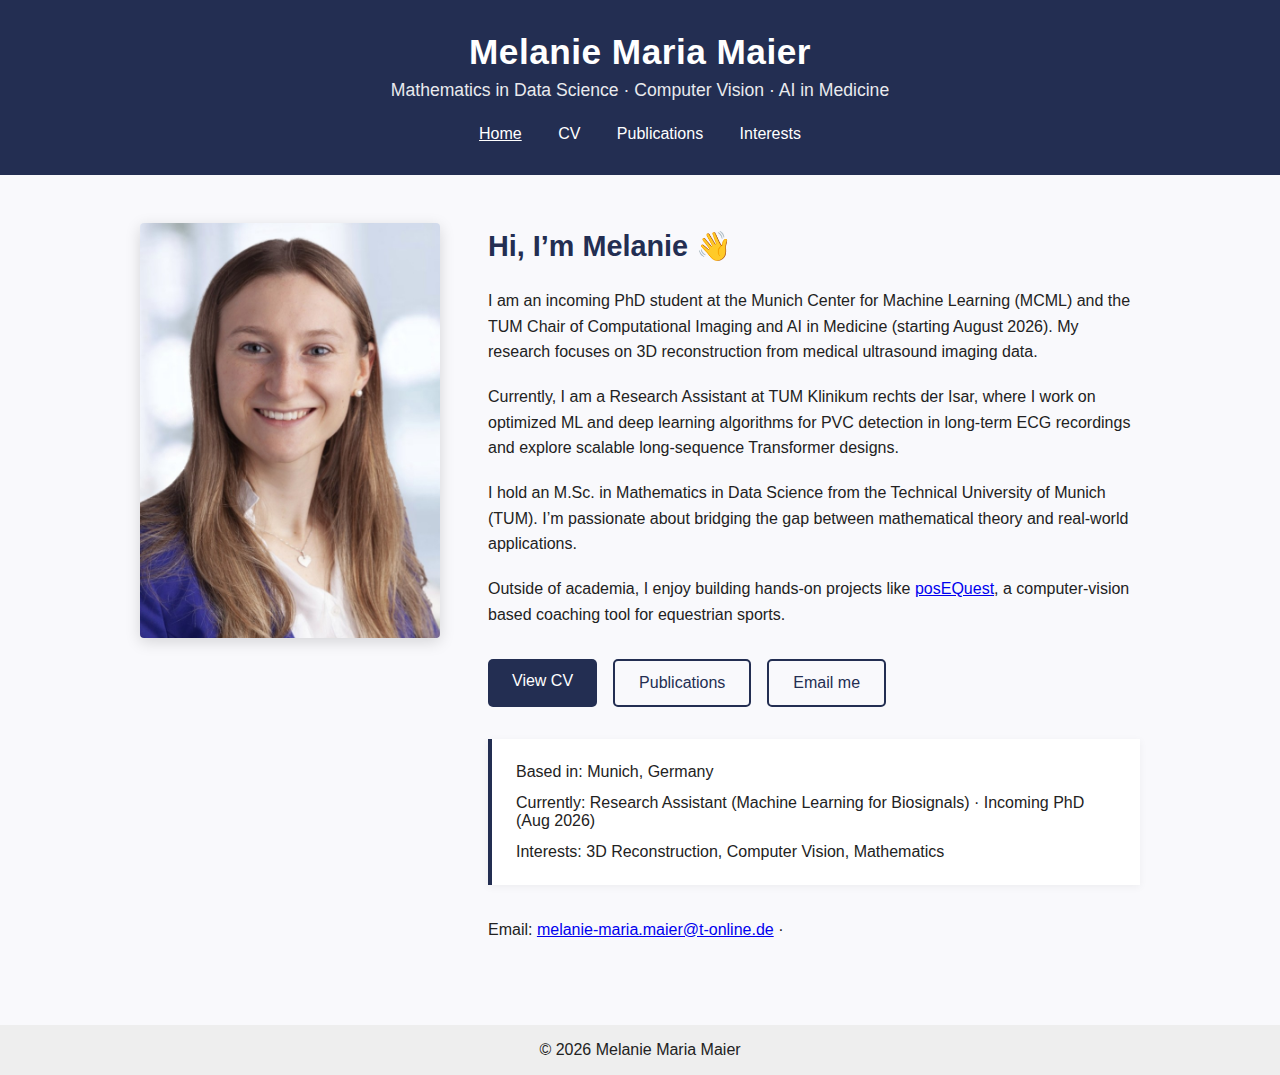
<file: index.html>
<!DOCTYPE html>
<html lang="en">
<head>
  <meta charset="UTF-8" />
  <meta name="viewport" content="width=device-width, initial-scale=1.0"/>
  <title>Melanie Maria Maier</title>
  <meta name="description" content="Melanie Maria Maier — Incoming PhD Student at MCML & TUM. Research in medical AI, 3D ultrasound reconstruction, and biosignal processing." />
  <link rel="stylesheet" href="style.css"/>
</head>

<body>
  <header>
    <div class="header-inner">
      <h1>Melanie Maria Maier</h1>
      <p class="tagline">Mathematics in Data Science · Computer Vision · AI in Medicine</p>

      <nav aria-label="Primary">
        <a href="index.html" class="active">Home</a>
        <a href="cv.html">CV</a>
        <a href="publications.html">Publications</a>
        <a href="interests.html">Interests</a>
      </nav>
    </div>
  </header>

  <main class="home">
    <section class="intro">
      <img src="assets/melanie_photo.jpg" alt="Portrait of Melanie Maria Maier" class="profile-photo">

      <div class="intro-text">
        <p class="hello">Hi, I’m Melanie 👋</p>

        <p>
          I am an incoming PhD student at the Munich Center for Machine Learning (MCML) and the 
          TUM Chair of Computational Imaging and AI in Medicine (starting August 2026). My research focuses on 
          3D reconstruction from medical ultrasound imaging data.
        </p>

        <p>
          Currently, I am a Research Assistant at TUM Klinikum rechts der Isar, where I work on 
          optimized ML and deep learning algorithms for PVC detection in long-term ECG recordings and 
          explore scalable long-sequence Transformer designs.
        </p>

        <p>
          I hold an M.Sc. in Mathematics in Data Science from the Technical University of Munich (TUM). 
          I’m passionate about bridging the gap between mathematical theory and real-world applications.
        </p>

        <p>
          Outside of academia, I enjoy building hands-on projects like 
          <a href="https://www.posequest.com" target="_blank" rel="noopener noreferrer">posEQuest</a>, 
          a computer-vision based coaching tool for equestrian sports.
        </p>

        <div class="cta-row">
          <a class="button" href="cv.html">View CV</a>
          <a class="button button-secondary" href="publications.html">Publications</a>
          <a class="button button-secondary" href="mailto:melanie-maria.maier@t-online.de">Email me</a>
        </div>

        <ul class="quick-facts" aria-label="Quick facts">
          <li>Based in: Munich, Germany</li>
          <li>Currently: Research Assistant (Machine Learning for Biosignals) · Incoming PhD (Aug 2026)</li>
          <li>Interests: 3D Reconstruction, Computer Vision, Mathematics</li>
        </ul>

        <p class="contact">
          Email: <a href="mailto:melanie-maria.maier@t-online.de">melanie-maria.maier@t-online.de</a>
          <span class="dot">·</span>
        </p>
      </div>
    </section>
  </main>

  <footer>
    <span>&copy; <span id="year"></span> Melanie Maria Maier</span>
  </footer>

  <script>
    document.getElementById("year").textContent = new Date().getFullYear();
  </script>
</body>
</html>
</file>
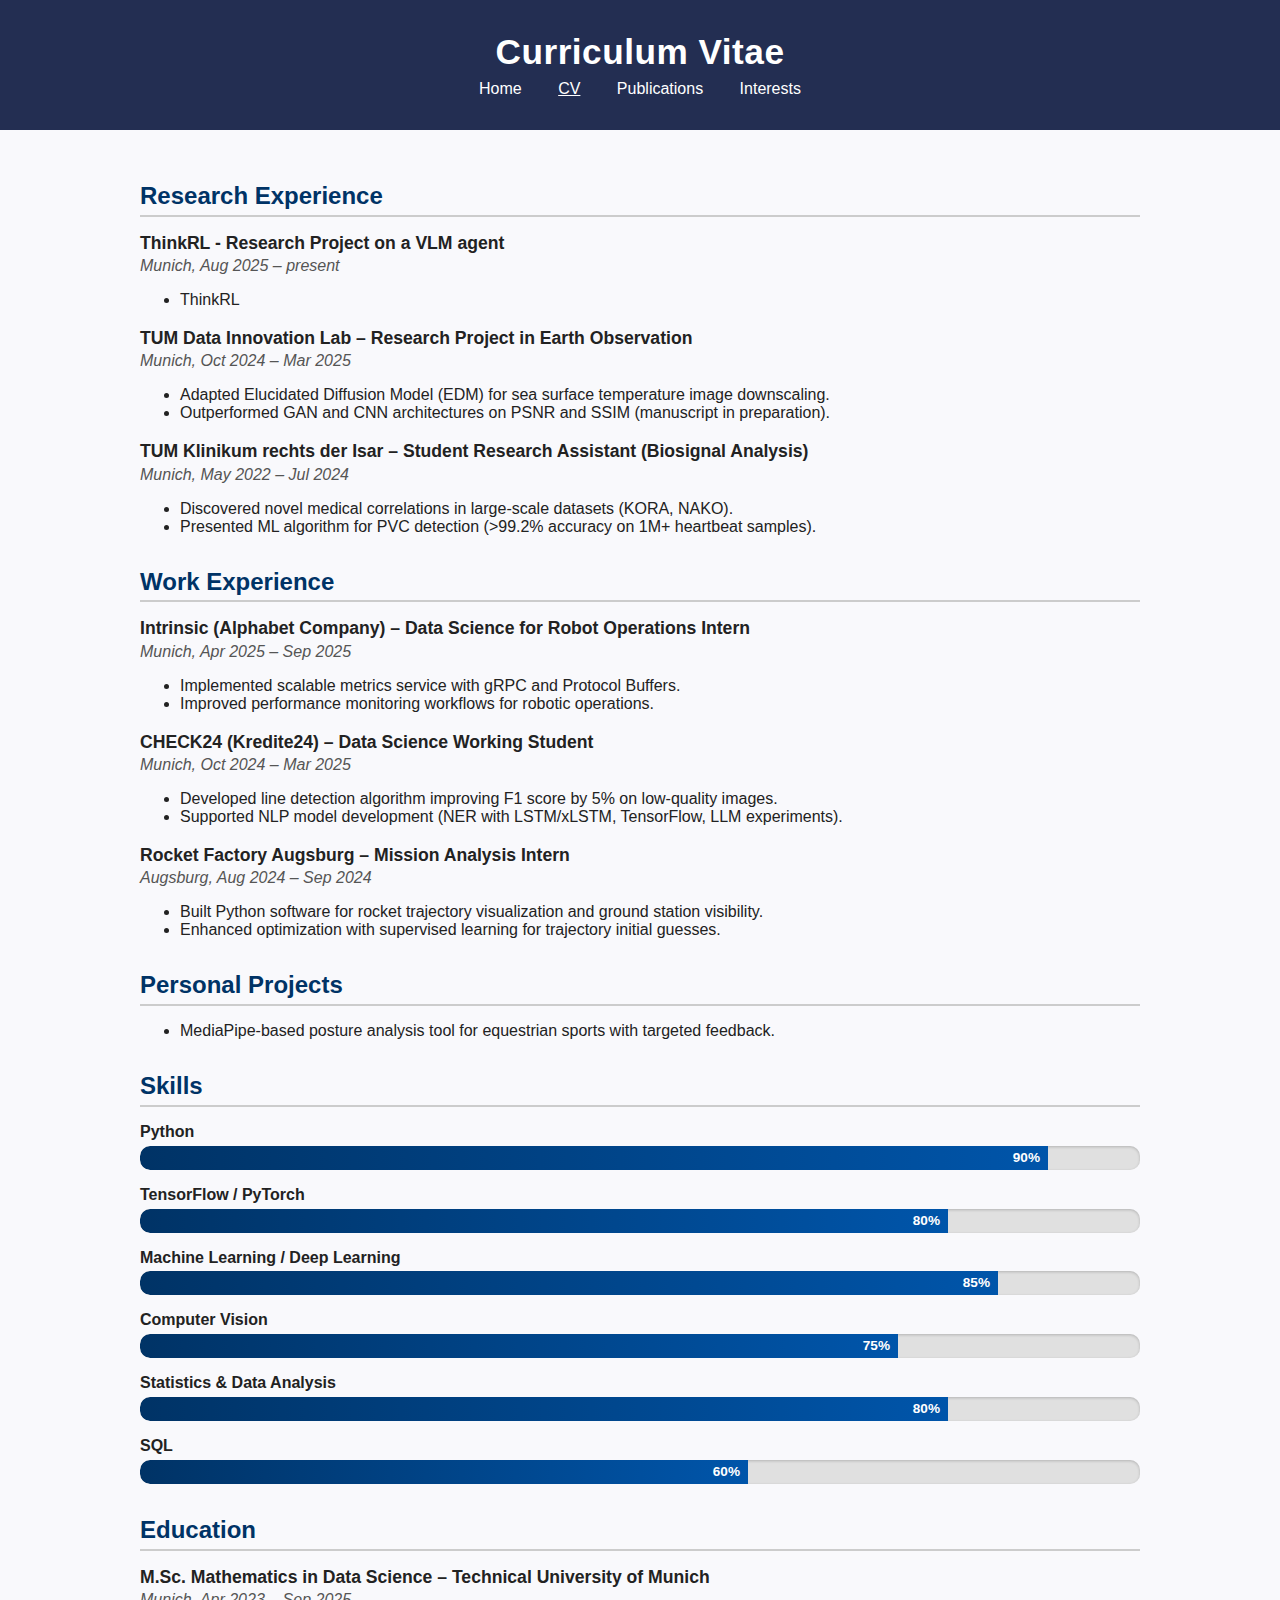
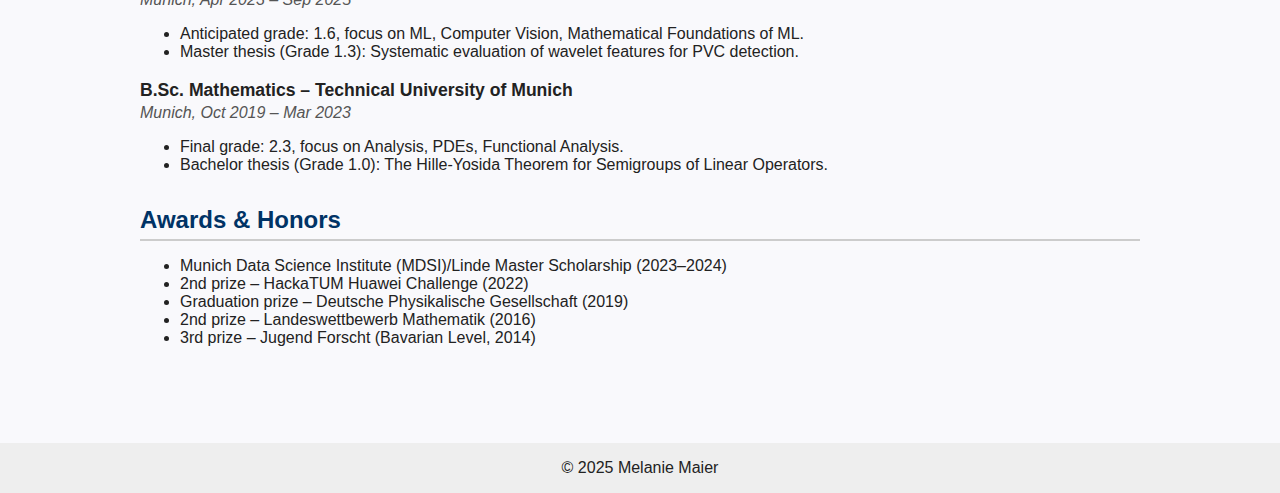
<file: cv.html>
<!DOCTYPE html>
<html lang="en">
<head>
  <meta charset="UTF-8" />
  <title>CV - Melanie Maier</title>
  <link rel="stylesheet" href="style.css" />
</head>
<body>
  <header>
    <h1>Curriculum Vitae</h1>
    <nav>
      <a href="index.html">Home</a>
      <a href="cv.html" class="active">CV</a>
      <a href="publications.html">Publications</a>
      <a href="interests.html">Interests</a>
    </nav>
  </header>

  <main class="cv">

    <!-- Research Experience -->
    <section>
      <h2>Research Experience</h2>
      <div class="entry">
        <h3>ThinkRL - Research Project on a VLM agent</h3>
        <p><em>Munich, Aug 2025 – present</em></p>
        <ul>
          <li>ThinkRL</li>
        </ul>
      </div>
      <div class="entry">
        <h3>TUM Data Innovation Lab – Research Project in Earth Observation</h3>
        <p><em>Munich, Oct 2024 – Mar 2025</em></p>
        <ul>
          <li>Adapted Elucidated Diffusion Model (EDM) for sea surface temperature image downscaling.</li>
          <li>Outperformed GAN and CNN architectures on PSNR and SSIM (manuscript in preparation).</li>
        </ul>
      </div>
      <div class="entry">
        <h3>TUM Klinikum rechts der Isar – Student Research Assistant (Biosignal Analysis)</h3>
        <p><em>Munich, May 2022 – Jul 2024</em></p>
        <ul>
          <li>Discovered novel medical correlations in large-scale datasets (KORA, NAKO).</li>
          <li>Presented ML algorithm for PVC detection (>99.2% accuracy on 1M+ heartbeat samples).</li>
        </ul>
      </div>
    </section>

    <!-- Work Experience -->
    <section>
      <h2>Work Experience</h2>
      <div class="entry">
        <h3>Intrinsic (Alphabet Company) – Data Science for Robot Operations Intern</h3>
        <p><em>Munich, Apr 2025 – Sep 2025</em></p>
        <ul>
          <li>Implemented scalable metrics service with gRPC and Protocol Buffers.</li>
          <li>Improved performance monitoring workflows for robotic operations.</li>
        </ul>
      </div>
      <div class="entry">
        <h3>CHECK24 (Kredite24) – Data Science Working Student</h3>
        <p><em>Munich, Oct 2024 – Mar 2025</em></p>
        <ul>
          <li>Developed line detection algorithm improving F1 score by 5% on low-quality images.</li>
          <li>Supported NLP model development (NER with LSTM/xLSTM, TensorFlow, LLM experiments).</li>
        </ul>
      </div>
      <div class="entry">
        <h3>Rocket Factory Augsburg – Mission Analysis Intern</h3>
        <p><em>Augsburg, Aug 2024 – Sep 2024</em></p>
        <ul>
          <li>Built Python software for rocket trajectory visualization and ground station visibility.</li>
          <li>Enhanced optimization with supervised learning for trajectory initial guesses.</li>
        </ul>
      </div>
    </section>

    <!-- Personal Projects -->
    <section>
      <h2>Personal Projects</h2>
      <ul>
        <li>MediaPipe-based posture analysis tool for equestrian sports with targeted feedback.</li>
      </ul>
    </section>

        <!-- Skills -->
    <section>
      <h2>Skills</h2>
      <div class="skill">
        <span>Python</span>
        <div class="bar">
          <div class="level" style="width: 90%;">90%</div>
        </div>
      </div>
      <div class="skill">
        <span>TensorFlow / PyTorch</span>
        <div class="bar">
          <div class="level" style="width: 80%;">80%</div>
        </div>
      </div>
      <div class="skill">
        <span>Machine Learning / Deep Learning</span>
        <div class="bar">
          <div class="level" style="width: 85%;">85%</div>
        </div>
      </div>
      <div class="skill">
        <span>Computer Vision</span>
        <div class="bar">
          <div class="level" style="width: 75%;">75%</div>
        </div>
      </div>
      <div class="skill">
        <span>Statistics & Data Analysis</span>
        <div class="bar">
          <div class="level" style="width: 80%;">80%</div>
        </div>
      </div>
      <div class="skill">
        <span>SQL</span>
        <div class="bar">
          <div class="level" style="width: 60%;">60%</div>
        </div>
      </div>
    </section>


    <!-- Education -->
    <section>
      <h2>Education</h2>
      <div class="entry">
        <h3>M.Sc. Mathematics in Data Science – Technical University of Munich</h3>
        <p><em>Munich, Apr 2023 – Sep 2025</em></p>
        <ul>
          <li>Anticipated grade: 1.6, focus on ML, Computer Vision, Mathematical Foundations of ML.</li>
          <li>Master thesis (Grade 1.3): Systematic evaluation of wavelet features for PVC detection.</li>
        </ul>
      </div>
      <div class="entry">
        <h3>B.Sc. Mathematics – Technical University of Munich</h3>
        <p><em>Munich, Oct 2019 – Mar 2023</em></p>
        <ul>
          <li>Final grade: 2.3, focus on Analysis, PDEs, Functional Analysis.</li>
          <li>Bachelor thesis (Grade 1.0): The Hille-Yosida Theorem for Semigroups of Linear Operators.</li>
        </ul>
      </div>
    </section>

    <!-- Awards -->
    <section>
      <h2>Awards & Honors</h2>
      <ul>
        <li>Munich Data Science Institute (MDSI)/Linde Master Scholarship (2023–2024)</li>
        <li>2nd prize – HackaTUM Huawei Challenge (2022)</li>
        <li>Graduation prize – Deutsche Physikalische Gesellschaft (2019)</li>
        <li>2nd prize – Landeswettbewerb Mathematik (2016)</li>
        <li>3rd prize – Jugend Forscht (Bavarian Level, 2014)</li>
      </ul>
    </section>

  </main>

  <footer>
    &copy; 2025 Melanie Maier
  </footer>
</body>
</html>
</file>
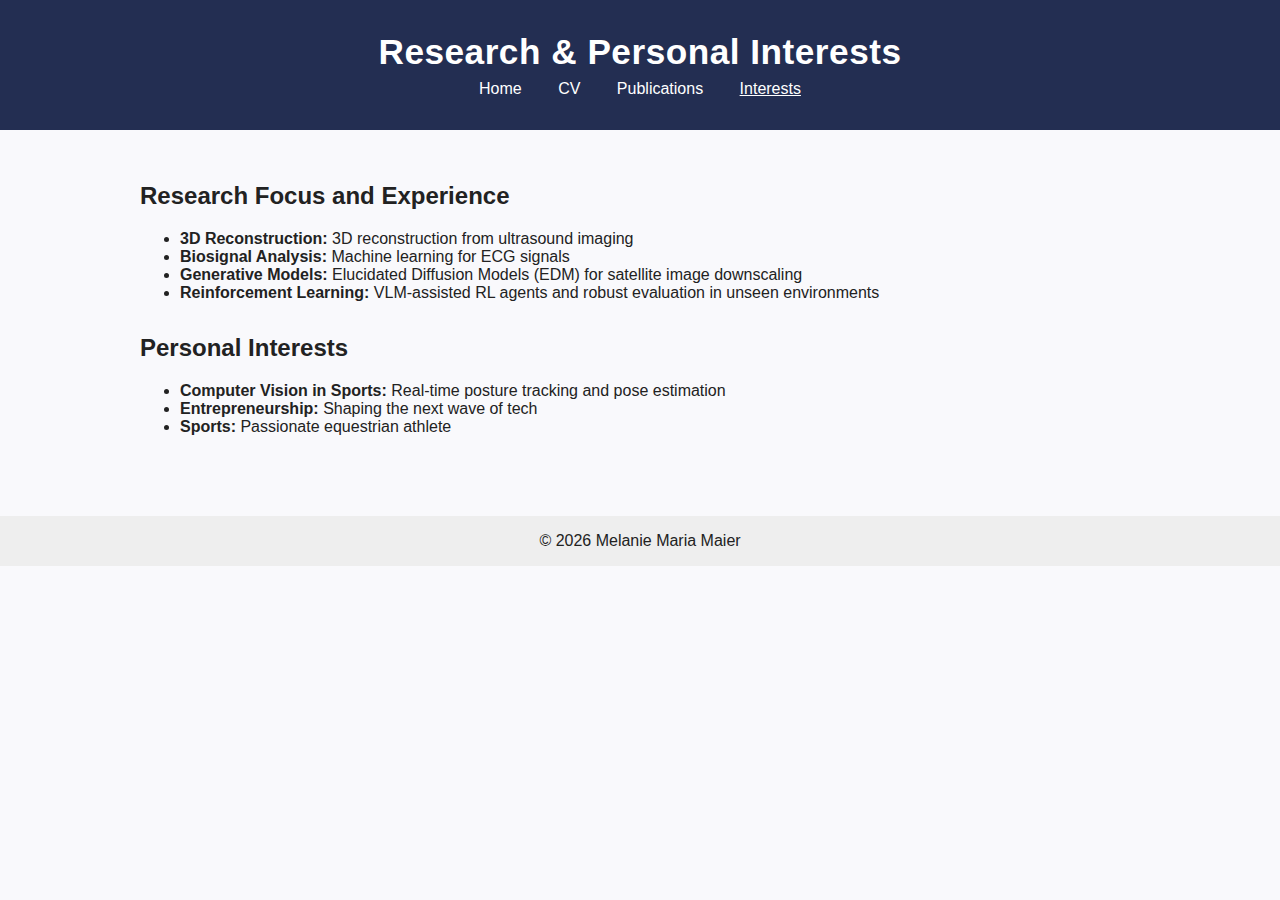
<file: interests.html>
<!DOCTYPE html>
<html lang="en">
<head>
  <meta charset="UTF-8" />
  <meta name="viewport" content="width=device-width, initial-scale=1.0"/>
  <title>Interests - Melanie Maria Maier</title>
  <link rel="stylesheet" href="style.css" />
</head>
<body>
  <header>
    <div class="header-inner">
      <h1>Research & Personal Interests</h1>
      <nav>
        <a href="index.html">Home</a>
        <a href="cv.html">CV</a>
        <a href="publications.html">Publications</a>
        <a href="interests.html" class="active">Interests</a>
      </nav>
    </div>
  </header>

  <main>
    <section>
      <h2>Research Focus and Experience</h2>
      <ul>
        <li><strong>3D Reconstruction:</strong> 3D reconstruction from ultrasound imaging </li>
        <li><strong>Biosignal Analysis:</strong> Machine learning for ECG signals</li>
        <li><strong>Generative Models:</strong> Elucidated Diffusion Models (EDM) for satellite image downscaling </li>
        <li><strong>Reinforcement Learning:</strong> VLM-assisted RL agents and robust evaluation in unseen environments </li>
      </ul>
    </section>

    <section style="margin-top: 2rem;">
      <h2>Personal Interests</h2>
      <ul>
        <li><strong>Computer Vision in Sports:</strong> Real-time posture tracking and pose estimation </li>
        <li><strong>Entrepreneurship:</strong> Shaping the next wave of tech </li>
        <li><strong>Sports:</strong> Passionate equestrian athlete </li>
      </ul>
    </section>
  </main>

  <footer>&copy; <span id="year"></span> Melanie Maria Maier</footer>

  <script>
    document.getElementById("year").textContent = new Date().getFullYear();
  </script>
</body>
</html>
</file>
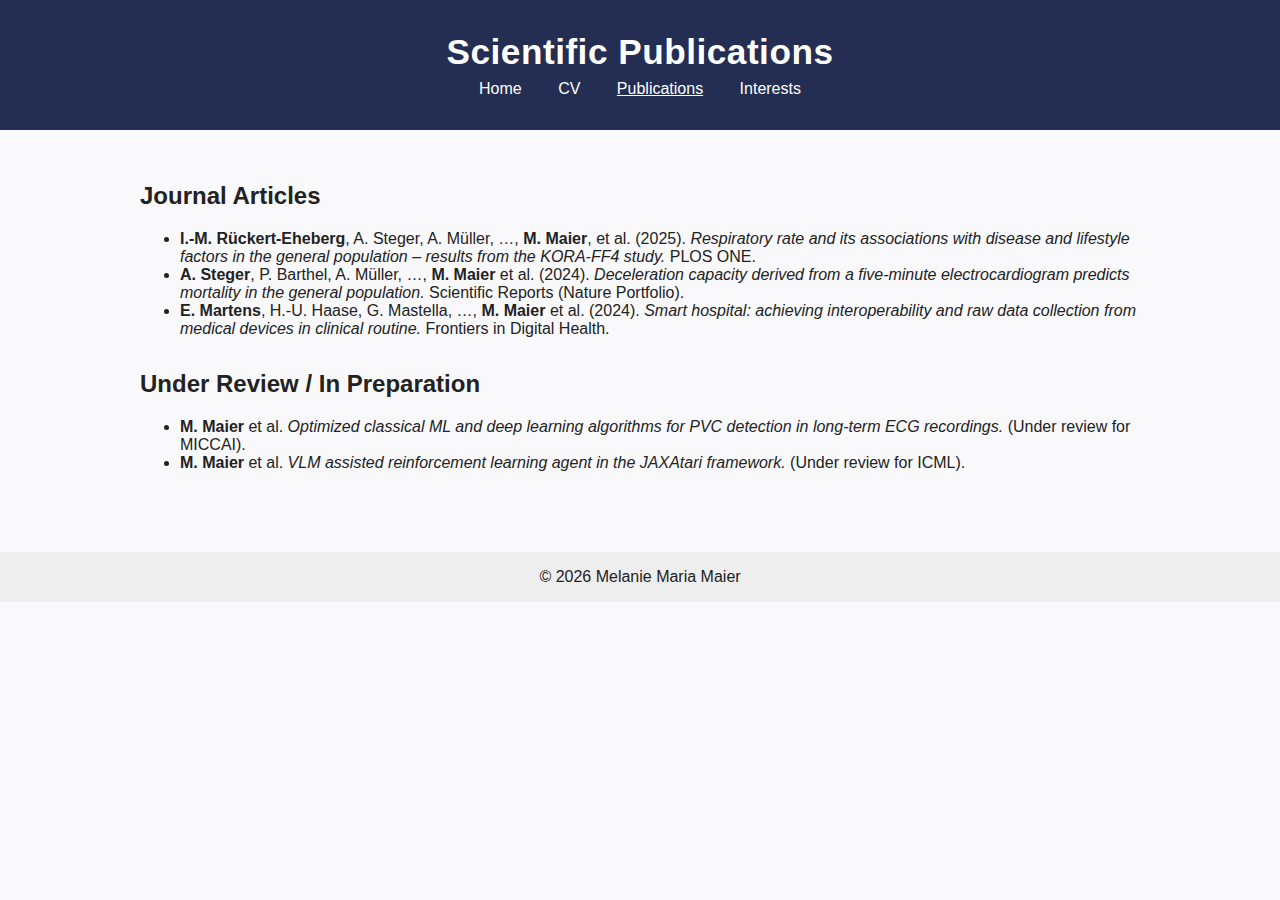
<file: publications.html>
<!DOCTYPE html>
<html lang="en">
<head>
  <meta charset="UTF-8" />
  <meta name="viewport" content="width=device-width, initial-scale=1.0"/>
  <title>Publications - Melanie Maria Maier</title>
  <link rel="stylesheet" href="style.css" />
</head>
<body>
  <header>
    <h1>Scientific Publications</h1>
    <nav>
      <a href="index.html">Home</a>
      <a href="cv.html">CV</a>
      <a href="publications.html" class="active">Publications</a>
      <a href="interests.html">Interests</a>
    </nav>
  </header>

<main>
    <section>
      <h2>Journal Articles</h2>
      <ul>
        <li>
          <strong>I.-M. Rückert-Eheberg</strong>, A. Steger, A. Müller, …, <strong>M. Maier</strong>, et al. (2025). 
          <em>Respiratory rate and its associations with disease and lifestyle factors in the general population – results from the KORA-FF4 study.</em> 
          PLOS ONE.
        </li>
        <li>
          <strong>A. Steger</strong>, P. Barthel, A. Müller, …, <strong>M. Maier</strong> et al. (2024). 
          <em>Deceleration capacity derived from a five-minute electrocardiogram predicts mortality in the general population.</em> 
          Scientific Reports (Nature Portfolio).
        </li>
        <li>
          <strong>E. Martens</strong>, H.-U. Haase, G. Mastella, …, <strong>M. Maier</strong> et al. (2024). 
          <em>Smart hospital: achieving interoperability and raw data collection from medical devices in clinical routine.</em> 
          Frontiers in Digital Health.
        </li>
      </ul>
    </section>

    <section style="margin-top: 2rem;">
      <h2>Under Review / In Preparation</h2>
      <ul>
        <li>
          <strong>M. Maier</strong> et al. <em>Optimized classical ML and deep learning algorithms for PVC detection in long-term ECG recordings.</em> 
          (Under review for MICCAI).
        </li>
        <li>
          <strong>M. Maier</strong> et al. <em>VLM assisted reinforcement learning agent in the JAXAtari framework.</em> 
          (Under review for ICML).
        </li>
      </ul>
    </section>
  </main>

  <footer>&copy; <span id="year"></span> Melanie Maria Maier</footer>

  <script>
    document.getElementById("year").textContent = new Date().getFullYear();
  </script>
</body>
</html>
</file>
<file: style.css>
body {
  font-family: 'Segoe UI', sans-serif;
  margin: 0;
  padding: 0;
  background: #f9f9fc;
  color: #222;
}

header {
  background-color: #232E52;
  color: white;
  padding: 2rem 1rem;
  text-align: center;
}

.header-inner {
  max-width: 1000px;
  margin: 0 auto;
}

header h1 {
  margin: 0;
  font-size: 2.2rem;
  letter-spacing: 0.5px;
}

.tagline {
  margin: 0.5rem 0 1.5rem 0;
  font-size: 1.1rem;
  opacity: 0.9;
  font-weight: 300;
}

nav {
  margin-top: 0.5rem;
}

nav a {
  color: white;
  margin: 0 1rem;
  text-decoration: none;
  font-weight: 500;
}

nav a.active, nav a:hover {
  text-decoration: underline;
}

main {
  padding: 2rem;
  max-width: 1000px;
  margin: 0 auto;
}

.home .intro {
  display: flex;
  flex-direction: row;
  align-items: flex-start;
  gap: 3rem;
  margin-top: 1rem;
}

.profile-photo {
  width: 300px;
  height: auto;
  object-fit: contain;
  border-radius: 4px;
  box-shadow: 0 4px 15px rgba(0,0,0,0.15);
  flex-shrink: 0;
}

.intro-text {
  flex: 1;
}

.hello {
  font-size: 1.8rem;
  font-weight: bold;
  margin-top: 0;
  margin-bottom: 1rem;
  color: #232E52;
}

.intro-text p {
  line-height: 1.6;
  margin-bottom: 1.2rem;
}

.cta-row {
  margin: 2rem 0;
  display: flex;
  gap: 1rem;
  flex-wrap: wrap;
}

.button {
  display: inline-block;
  padding: 0.8rem 1.5rem;
  background-color: #232E52;
  color: white;
  text-decoration: none;
  border-radius: 5px;
  font-weight: 500;
  transition: background-color 0.2s;
}

.button:hover {
  background-color: #314275;
}

.button-secondary {
  background-color: transparent;
  color: #232E52;
  border: 2px solid #232E52;
}

.button-secondary:hover {
  background-color: #eef2ff;
}

.quick-facts {
  list-style: none;
  padding: 1.5rem;
  background: #fff;
  border-left: 4px solid #232E52;
  box-shadow: 0 2px 8px rgba(0,0,0,0.05);
  margin: 2rem 0;
}

.quick-facts li {
  margin-bottom: 0.8rem;
}

.quick-facts li:last-child {
  margin-bottom: 0;
}

@media (max-width: 768px) {
  .home .intro {
    flex-direction: column;
    align-items: center;
    text-align: center;
  }

  .profile-photo {
    width: 200px;
    margin-right: 0;
    margin-bottom: 2rem;
  }

  .cta-row {
    justify-content: center;
  }
  
  .quick-facts {
    text-align: left;
  }
}

footer {
  text-align: center;
  padding: 1rem;
  background-color: #eee;
  margin-top: 2rem;
  clear: both;
}

.cv section {
  margin-bottom: 2rem;
}

.cv h2 {
  color: #003366;
  border-bottom: 2px solid #ccc;
  padding-bottom: 0.3rem;
  margin-bottom: 1rem;
}

.entry {
  margin-bottom: 1.2rem;
}

.entry h3 {
  margin: 0;
  font-size: 1.1rem;
}

.entry p {
  margin: 0.2rem 0 0.5rem 0;
  font-style: italic;
  color: #555;
}

.skill {
  margin-bottom: 1rem;
}

.skill span {
  display: block;
  font-weight: 600;
  margin-bottom: 0.3rem;
}

.bar {
  background: #e0e0e0;
  border-radius: 10px;
  overflow: hidden;
  height: 24px;
  box-shadow: inset 0 1px 3px rgba(0,0,0,0.2);
}

.level {
  height: 100%;
  background: linear-gradient(90deg, #003366, #0055aa);
  color: white;
  text-align: right;
  padding-right: 8px;
  font-size: 0.85rem;
  font-weight: bold;
  line-height: 24px;
  border-radius: 10px 0 0 10px;
}
</file>
